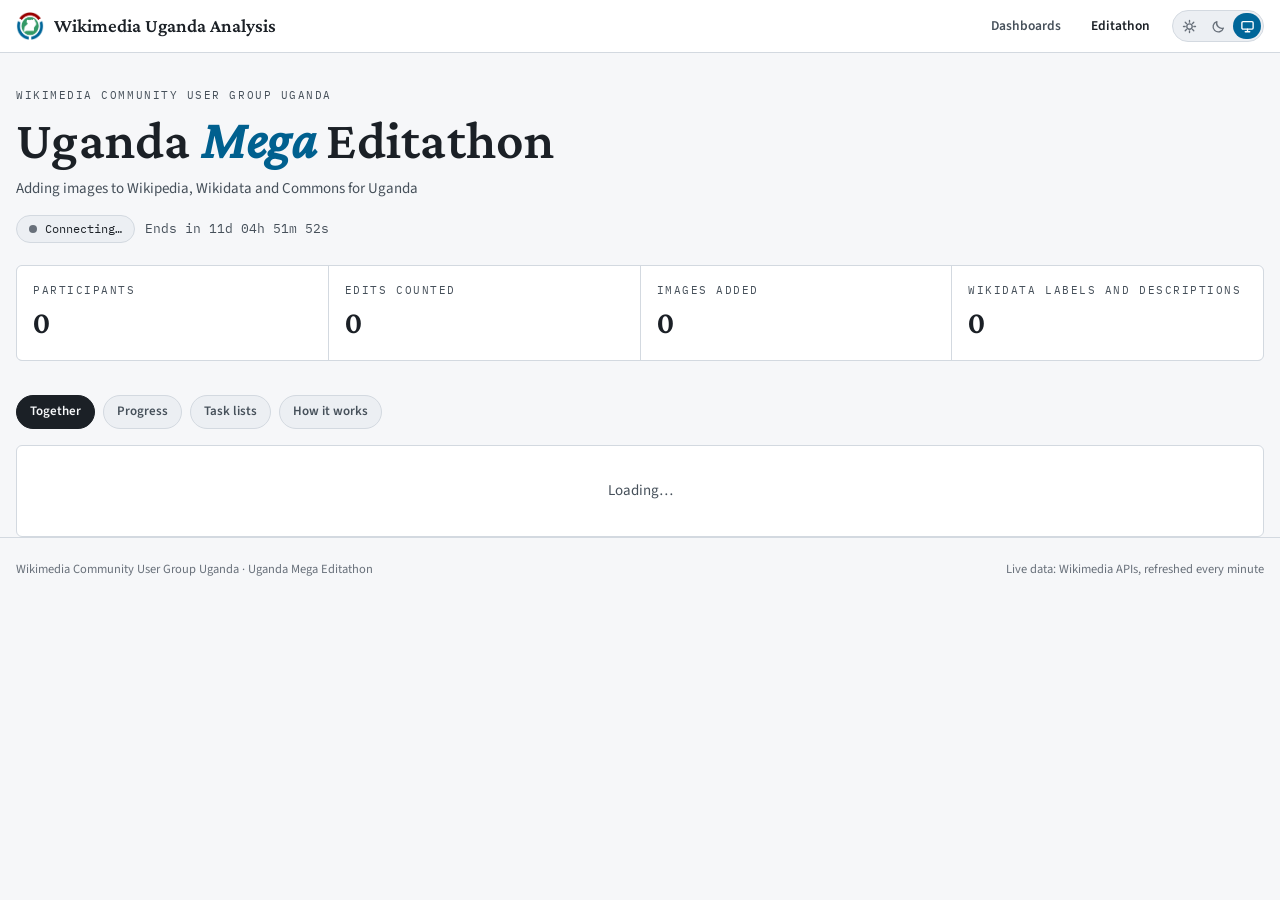
<file: editathon.html>
<!doctype html>
<html lang="en">
<head>
<meta charset="utf-8">
<meta name="viewport" content="width=device-width,initial-scale=1,viewport-fit=cover">
<title>Uganda Mega Editathon: live leaderboard</title>
<meta name="description" content="Live leaderboard and task lists for the Uganda Mega Editathon: adding images to Wikipedia, Wikidata and Commons.">
<link rel="icon" href="assets/logo.png" type="image/png">
<script>(function(){try{var p=localStorage.getItem('atlas-theme');if(p==='light'||p==='dark')document.documentElement.setAttribute('data-theme',p)}catch(e){}})()</script>
<link rel="stylesheet" href="assets/atlas.css">
<style>
.eh-hero{padding:34px 0 8px}
.eh-hero h1{font-family:var(--f-display);font-weight:600;font-size:clamp(34px,5vw,54px);line-height:1.05;margin:8px 0 10px}
.eh-hero h1 em{color:var(--blue-t);font-style:italic}
.eh-row{display:flex;flex-wrap:wrap;gap:10px;align-items:center;margin-top:14px}
.live{display:inline-flex;align-items:center;gap:8px;font-family:var(--f-data);font-size:12px;border:1px solid var(--line);border-radius:999px;padding:4px 12px;background:var(--raise);color:var(--fg)}
.live i{width:8px;height:8px;border-radius:50%;background:var(--mute)}
.live.on i{background:var(--green);box-shadow:0 0 0 0 var(--green);animation:pulse 1.8s infinite}
.live.warn i{background:#d9a400}
@keyframes pulse{0%{box-shadow:0 0 0 0 rgba(51,153,102,.6)}70%{box-shadow:0 0 0 8px rgba(51,153,102,0)}100%{box-shadow:0 0 0 0 rgba(51,153,102,0)}}
.count{font-family:var(--f-data);font-size:13px;color:var(--soft)}
.eh-kpis{margin-top:22px}
.eh-tabs{display:flex;flex-wrap:wrap;gap:8px;margin:26px 0 16px}
.eh-panel{display:none}.eh-panel.on{display:block}
.podium{display:grid;grid-template-columns:repeat(3,minmax(0,1fr));gap:14px;margin-bottom:18px}
.pod{background:var(--panel);border:1px solid var(--line);border-radius:6px;padding:16px;text-align:center}
.pod .n{font-family:var(--f-display);font-size:30px;font-weight:600;color:var(--blue-t)}
.pod .u{font-weight:600;font-size:17px;word-break:break-word}
.pod .p{font-family:var(--f-data);font-size:13px;color:var(--soft);margin-top:4px}
.pod.first{border-color:var(--blue)}
table.t{border-collapse:collapse;width:100%;font-size:13.5px}
table.t th{position:sticky;top:0;background:var(--raise);text-align:left;font-family:var(--f-data);font-size:11px;letter-spacing:.08em;text-transform:uppercase;color:var(--soft);padding:9px 10px;border-bottom:1px solid var(--line);white-space:nowrap}
table.t td{padding:8px 10px;border-bottom:1px solid var(--line);vertical-align:top}
table.t td.num,table.t th.num{text-align:right;font-variant-numeric:tabular-nums}
table.t a{color:var(--blue-t)}
.pts{font-weight:700}
.bar{height:10px;border-radius:5px;background:var(--raise);overflow:hidden;border:1px solid var(--line)}
.bar>i{display:block;height:100%;background:var(--blue)}
.prog{display:grid;gap:14px}
.prog .r{display:grid;grid-template-columns:minmax(0,1.1fr) minmax(0,2fr) 130px;gap:14px;align-items:center}
.prog .r .l{font-size:14px}
.prog .r .v{font-family:var(--f-data);font-size:12.5px;color:var(--soft);text-align:right}
.badge{display:inline-block;font-family:var(--f-data);font-size:11px;border:1px solid var(--line);border-radius:999px;padding:1px 8px;background:var(--raise);color:var(--soft);white-space:nowrap}
.badge.ok{color:var(--green-t);border-color:var(--green)}
.empty{padding:34px 10px;text-align:center;color:var(--soft)}
.feed{display:grid;gap:0}
.feed .f{display:grid;grid-template-columns:78px minmax(0,1fr) auto;gap:12px;padding:9px 4px;border-bottom:1px solid var(--line);align-items:baseline}
.feed .f .ts{font-family:var(--f-data);font-size:12px;color:var(--mute)}
.feed .f .pt{font-family:var(--f-data);font-size:12.5px;color:var(--green-t)}
.ctl{display:flex;flex-wrap:wrap;gap:10px;align-items:center;margin-bottom:12px}
.ctl select,.ctl input[type=search]{background:var(--raise);color:var(--fg);border:1px solid var(--line);border-radius:6px;padding:8px 10px;font:inherit;min-width:0}
.ctl input[type=search]{flex:1 1 220px}
.how h3{font-family:var(--f-display);font-size:22px;margin:22px 0 6px}
.how p,.how li{color:var(--soft);max-width:78ch}
.pg{display:flex;gap:8px;align-items:center;justify-content:flex-end;margin-top:10px;font-family:var(--f-data);font-size:12.5px;color:var(--soft)}
.note{font-size:12.5px;color:var(--mute);margin-top:8px}
@media(max-width:720px){.podium{grid-template-columns:1fr}.prog .r{grid-template-columns:1fr}.prog .r .v{text-align:left}.feed .f{grid-template-columns:64px 1fr}.feed .f .pt{display:none}}
</style>
</head>
<body>
<div class="topbar"><div class="wrap">
  <a class="logo" href="index.html"><img src="assets/logo.png" alt="" width="28" height="28">Wikimedia Uganda Analysis</a>
  <span class="sp"></span>
  <a class="tl" href="index.html">Dashboards</a>
  <a class="tl" href="editathon.html" style="color:var(--fg)">Editathon</a>
  <div class="theme" id="theme" role="group" aria-label="Colour theme">
    <button type="button" data-m="light" title="Light" aria-label="Light mode"><svg viewBox="0 0 20 20" width="16" height="16" fill="none" stroke="currentColor" stroke-width="1.8" stroke-linecap="round"><circle cx="10" cy="10" r="3.6"/><path d="M10 2v2.2M10 15.8V18M2 10h2.2M15.8 10H18M4.3 4.3l1.6 1.6M14.1 14.1l1.6 1.6M15.7 4.3l-1.6 1.6M5.9 14.1l-1.6 1.6"/></svg></button>
    <button type="button" data-m="dark" title="Dark" aria-label="Dark mode"><svg viewBox="0 0 20 20" width="16" height="16" fill="none" stroke="currentColor" stroke-width="1.8" stroke-linejoin="round"><path d="M16.5 12.2A7 7 0 0 1 7.8 3.5a7 7 0 1 0 8.7 8.7z"/></svg></button>
    <button type="button" data-m="system" title="Match my device" aria-label="System mode"><svg viewBox="0 0 20 20" width="16" height="16" fill="none" stroke="currentColor" stroke-width="1.8" stroke-linecap="round" stroke-linejoin="round"><rect x="2.5" y="3.5" width="15" height="10" rx="1.5"/><path d="M7 17h6M10 13.5V17"/></svg></button>
  </div>
</div></div>

<main class="wrap">
  <section class="eh-hero">
    <div class="eyebrow">Wikimedia Community User Group Uganda</div>
    <h1>Uganda <em>Mega</em> Editathon</h1>
    <p class="lede" id="tagline">Adding images to Wikipedia, Wikidata and Commons for Uganda.</p>
    <div class="eh-row">
      <span class="live" id="liveBadge"><i></i><span id="liveText">Connecting…</span></span>
      <span class="count" id="countdown"></span>
    </div>
    <div class="kpis eh-kpis" id="kpis"></div>
  </section>

  <div class="eh-tabs" id="tabs" role="tablist">
    <button class="btn" type="button" data-p="board" aria-pressed="true">Together</button>
    <button class="btn" type="button" data-p="progress" aria-pressed="false">Progress</button>
    <button class="btn" type="button" data-p="tasks" aria-pressed="false">Task lists</button>
    <button class="btn" type="button" data-p="how" aria-pressed="false">How it works</button>
  </div>

  <section class="eh-panel on" id="p-board"></section>
  <section class="eh-panel" id="p-progress"></section>
  <section class="eh-panel" id="p-tasks"></section>
  <section class="eh-panel how" id="p-how"></section>
</main>

<footer class="sitefoot"><div class="wrap"><span>Wikimedia Community User Group Uganda · Uganda Mega Editathon</span><span>Live data: Wikimedia APIs, refreshed every minute</span></div></footer>

<script type="module">
import { computeBoard, publicBoard, buildContext, getParticipants, SMALL_LISTS, windowState, cleanUser } from './editathon/board.js';

const $ = (s, r = document) => r.querySelector(s);
const esc = s => String(s == null ? '' : s).replace(/[&<>"']/g, c => ({ '&': '&amp;', '<': '&lt;', '>': '&gt;', '"': '&quot;', "'": '&#39;' }[c]));
const fmt = n => Number(n || 0).toLocaleString('en-GB');
const J = async (u, opts) => { const r = await fetch(u, opts); if (!r.ok) throw new Error(u + ' ' + r.status); return r.json(); };
const wikiLink = (cfg, wiki, title) => (cfg.wikis[wiki] ? cfg.wikis[wiki].site : 'https://en.wikipedia.org/wiki/') + encodeURI(String(title).replace(/ /g, '_'));

// theme buttons (same behaviour as the atlas): light, dark, or follow the device
(() => {
  const root = document.documentElement, box = $('#theme');
  const pref = () => { try { const p = localStorage.getItem('atlas-theme'); return p === 'light' || p === 'dark' ? p : 'system'; } catch (e) { return 'system'; } };
  const apply = (p, save) => {
    if (p === 'light' || p === 'dark') root.setAttribute('data-theme', p); else root.removeAttribute('data-theme');
    if (save) { try { p === 'system' ? localStorage.removeItem('atlas-theme') : localStorage.setItem('atlas-theme', p); } catch (e) { } }
    box.querySelectorAll('button').forEach(b => b.setAttribute('aria-pressed', String(b.dataset.m === p)));
  };
  box.addEventListener('click', e => { const b = e.target.closest('button'); if (b) apply(b.dataset.m, true); });
  apply(pref(), false);
})();

let PSRC = null, CFG, INDEX, CTX, BOARD = null, METRICS = null, PARTS = [], SOURCE = 'none', LAST_OK = null;

// ---------- tabs
$('#tabs').addEventListener('click', e => {
  const b = e.target.closest('button'); if (!b) return;
  document.querySelectorAll('#tabs .btn').forEach(x => x.setAttribute('aria-pressed', x === b ? 'true' : 'false'));
  document.querySelectorAll('.eh-panel').forEach(p => p.classList.toggle('on', p.id === 'p-' + b.dataset.p));
  if (b.dataset.p === 'tasks') initTasks();
  history.replaceState(null, '', '#' + b.dataset.p);
});

// ---------- header
function renderHead() {
  $('#tagline').textContent = CFG.tagline;
  const st = windowState(CFG), el = $('#countdown');
  const tick = () => {
    const now = new Date(), s = new Date(CFG.start), e = new Date(CFG.end);
    const dur = ms => { const d = Math.floor(ms / 864e5), h = Math.floor(ms % 864e5 / 36e5), m = Math.floor(ms % 36e5 / 6e4), sec = Math.floor(ms % 6e4 / 1e3); return `${d}d ${String(h).padStart(2, '0')}h ${String(m).padStart(2, '0')}m ${String(sec).padStart(2, '0')}s`; };
    el.textContent = now < s ? 'Starts in ' + dur(s - now) + '. ' + CFG.timezoneNote : now <= e ? 'Ends in ' + dur(e - now) : 'The editathon has ended. Final results below.';
  };
  tick(); setInterval(tick, 1000);
  return st;
}

function renderKpis() {
  const t = (BOARD && BOARD.totals) || {};
  const items = [['Participants', t.participants], ['Edits counted', t.edits], ['Images added', (t.images || 0) + (t.articleImages || 0) + (t.uploads || 0)], ['Wikidata labels and descriptions', (t.labels || 0) + (t.descriptions || 0)]];
  $('#kpis').innerHTML = items.map(([h, v]) => `<div class="kpi"><div class="eyebrow">${esc(h)}</div><div class="num big" style="font-family:var(--f-display);font-size:32px;font-weight:600">${fmt(v)}</div></div>`).join('');
}

function setLive(kind, text) {
  const b = $('#liveBadge'); b.className = 'live ' + kind; $('#liveText').textContent = text;
}

// ---------- leaderboard
function renderBoard() {
  const root = $('#p-board'), b = BOARD;
  if (!PARTS.length) {
    root.innerHTML = `<div class="card empty"><b>No participants have signed up yet.</b><br>Join the programme on the <a href="${esc(CFG.participantsSource.join)}" target="_blank" rel="noopener">Outreach Dashboard</a> and you will appear here within a minute.</div>`;
    return;
  }
  if (!b) { root.innerHTML = '<div class="card empty">Loading…</div>'; return; }
  const t = b.totals || {};
  const rows = [['Images uploaded to Wikimedia Commons', t.uploads], ['Images added on Wikidata', t.images], ['Images added to articles', t.articleImages],
    ['Wikidata labels', t.labels], ['Luganda Wikidata descriptions', t.descriptions], ['Infoboxes', t.infoboxes], ['Databoxes', t.databoxes],
    ['Wikidata items linked to articles', t.sitelinks]].map(([n, v]) => `<tr><td>${esc(n)}</td><td class="num"><b>${fmt(v || 0)}</b></td></tr>`).join('');
  const state = b.state === 'upcoming' ? '<div class="note">The editathon has not started: edits count from ' + new Date(CFG.start).toLocaleString('en-GB') + '.</div>' : '';
  root.innerHTML = `<div class="card"><div class="eyebrow" style="margin-bottom:8px">What all of us have done so far</div><table class="t"><tbody>${rows}</tbody></table></div>` + state +
    `<div class="note">This is the combined work of every participant. Tap “How it works” for the rules.</div>`;
}
const userLink = u => `<a href="https://en.wikipedia.org/wiki/Special:CentralAuth/${encodeURIComponent(u)}" target="_blank" rel="noopener">${esc(u)}</a>`;
const scoreText = () => { const p = CFG.points; return `Luganda Wikidata description ${p.wikidata_description} per item, infobox ${p.infobox}, databox ${p.databox}, image added to Wikidata ${p.wikidata_image}, image added to an article ${p.article_image}, Wikidata item linked to an article ${p.sitelink}, missing photo uploaded ${p.upload}`; };
function ago(ts) {
  const s = Math.max(0, (Date.now() - new Date(ts)) / 1000);
  if (s < 90) return 'just now'; if (s < 3600) return Math.round(s / 60) + ' min ago'; if (s < 86400) return Math.round(s / 3600) + ' h ago';
  return Math.round(s / 86400) + ' d ago';
}

// ---------- progress
function renderProgress() {
  const root = $('#p-progress'); if (!BOARD) { root.innerHTML = '<div class="card empty">Loading…</div>'; return; }
  const L = BOARD.progress.lists;
  const rows = INDEX.lists.map(l => {
    const p = L[l.id] || { done: 0, total: l.count }; const pc = p.total ? Math.min(100, p.done / p.total * 100) : 0;
    const m = METRICS && METRICS.lists && METRICS.lists[l.id];
    const ver = m ? `<br><span title="Checked on the live wiki">${fmt(m.done)} now fixed (checked ${new Date(METRICS.generated).toLocaleTimeString('en-GB', { hour: '2-digit', minute: '2-digit' })})</span>` : '';
    return `<div class="r"><div class="l">${esc(l.name)}</div><div class="bar"><i style="width:${Math.max(pc, p.done ? 1 : 0)}%"></i></div><div class="v">${fmt(p.done)} of ${fmt(p.total)} worked on · ${pc < 0.1 && p.done ? '<0.1' : pc.toFixed(1)}%${ver}</div></div>`;
  }).join('');
  const per = BOARD.totals.byWiki || {};
  const wk = Object.entries(CFG.wikis).map(([w, c]) => `<tr><td>${esc(c.label)}</td><td class="num">${fmt(per[w] || 0)}</td></tr>`).join('');
  root.innerHTML = `<div class="card"><div class="eyebrow" style="margin-bottom:12px">Task items worked on by participants</div><div class="prog">${rows}</div>
    <div class="note">“Worked on” counts an item once, when a participant edits it. “Now fixed” is a separate check of the live wiki, repeated about once an hour (the two large Wikidata lists are counted from edits only).</div></div>
    <div class="card" style="margin-top:16px"><div class="eyebrow" style="margin-bottom:8px">Counted edits by project</div><table class="t"><tbody>${wk}</tbody></table></div>`;
}

// ---------- tasks
let TASKS = null;
const TS = { list: null, rows: [], loaded: 0, page: 0, q: '', hideDone: false, done: new Map(), tried: new Set(), busy: false };
const PAGE = 25;
const LG_BOIL = new Set(['File:Arbcom ru editing.svg', 'File:Georgia in United States.svg', 'File:Kentucky counties map.png', 'File:Puzzle-W-glossy.svg', 'File:Texas in United States.svg']);
const NYN_BOIL = new Set(['File:OOjs UI icon edit-ltr.svg']);
const WORKBOOKS = ['Wikipedia Articles Without a Lead Image.xlsx', 'Wikipedia article images that need capturing.xlsx', 'Luganda Wikipedia Articles Without an Image.xlsx', 'Luganda article images that need Capturing.xlsx',
  'Runyankore Incubator Articles Without an Image.xlsx', 'Runyankore article images that need Capturing.xlsx', 'Wikidata - Image Gaps.xlsx', 'Wikidata item images that need capturing.xlsx', 'Wiki data items with  No luganda label.xlsx'];

function initTasks() {
  if (TASKS) return; TASKS = true;
  const root = $('#p-tasks');
  root.innerHTML = `<div class="ctl"><select id="tl">${INDEX.lists.map(l => `<option value="${l.id}">${esc(l.name)} (${fmt(l.count)})</option>`).join('')}</select>
    <input id="tq" type="search" placeholder="Search this list"><label style="font-size:13px;color:var(--soft)"><input id="th" type="checkbox"> Hide items already done</label></div>
    <div class="note" id="tinfo" style="margin:0 0 10px"></div><div class="tbl-wrap card" style="padding:0"><table class="t" id="tt"></table></div><div class="pg" id="tpg"></div>
    <div class="note">“Status” is read live from Wikipedia and Wikidata when the rows are shown. Prefer the spreadsheets? ${WORKBOOKS.map(w => `<a href="MEGA%20EDITATHON/${encodeURIComponent(w)}">${esc(w.replace('.xlsx', ''))}</a>`).join(' · ')}</div>`;
  $('#tl').addEventListener('change', () => selectList($('#tl').value));
  let tm; $('#tq').addEventListener('input', () => { clearTimeout(tm); tm = setTimeout(async () => { TS.q = $('#tq').value.trim().toLowerCase(); TS.page = 0; if (TS.q) await loadAll(); drawTasks(); }, 250); });
  $('#th').addEventListener('change', () => { TS.hideDone = $('#th').checked; TS.page = 0; drawTasks(); });
  $('#tpg').addEventListener('click', async e => { const b = e.target.closest('button'); if (!b) return; TS.page += b.dataset.d === 'n' ? 1 : -1; await ensureRows(); drawTasks(); });
  const want = new URLSearchParams(location.search).get('list');
  selectList(INDEX.lists.some(l => l.id === want) ? want : INDEX.lists[0].id);
}
async function selectList(id) {
  TS.list = INDEX.lists.find(l => l.id === id); TS.rows = []; TS.loaded = 0; TS.page = 0; TS.done = new Map(); TS.tried = new Set(); $('#tl').value = id;
  await loadChunk(); drawTasks();
}
async function loadChunk() {
  const l = TS.list; if (TS.loaded >= l.chunks) return;
  const rows = await J(`editathon/tasks/${l.id}.${TS.loaded}.json`); TS.loaded++; TS.rows.push(...rows);
}
async function loadAll() { while (TS.loaded < TS.list.chunks) await loadChunk(); }
async function ensureRows() { while ((TS.page + 1) * PAGE > TS.rows.length && TS.loaded < TS.list.chunks) await loadChunk(); }
const filtered = () => TS.rows.filter(r => (!TS.q || r.some(c => String(c).toLowerCase().includes(TS.q))) && (!TS.hideDone || TS.done.get(r[0]) !== true));
function rowLinks(l, r) {
  const wiki = l.wiki, t = r[0];
  const title = wiki === 'incubatorwiki' ? 'Wp/nyn/' + t : t;
  const base = CFG.wikis[wiki].site, enc = encodeURIComponent(title.replace(/ /g, '_')).replace(/%2F/g, '/').replace(/%3A/g, ':');
  const view = base + enc;
  const edit = wiki === 'wikidatawiki' ? view : base.replace('/wiki/', '/w/index.php?title=') + enc + '&action=edit';
  return { view, edit };
}
function cellFor(l, name, v) {
  if (!v || v === 'N/A') return '<span style="color:var(--mute)">–</span>';
  if (/^Image to add$/.test(name)) return `<a href="https://commons.wikimedia.org/wiki/File:${encodeURIComponent(v.replace(/ /g, '_')).replace(/%3A/g, ':')}" target="_blank" rel="noopener">${esc(v)}</a>`;
  if (name === 'Commons category') return `<a href="https://commons.wikimedia.org/wiki/Category:${encodeURIComponent(v.replace(/ /g, '_'))}" target="_blank" rel="noopener">${esc(v)}</a>`;
  if (name === 'Wikidata item') return `<a href="https://www.wikidata.org/wiki/${esc(v)}" target="_blank" rel="noopener">${esc(v)}</a>`;
  if (name === 'English article') return `<a href="https://en.wikipedia.org/wiki/${encodeURIComponent(v.replace(/ /g, '_'))}" target="_blank" rel="noopener">${esc(v)}</a>`;
  return esc(v);
}
function drawTasks() {
  const l = TS.list, all = filtered(), start = TS.page * PAGE, rows = all.slice(start, start + PAGE);
  const isWd = l.wiki === 'wikidatawiki', cap = /capture/.test(l.kind) || l.kind === 'wd-capture';
  const head = `<thead><tr><th class="num">#</th><th>${isWd ? 'Item' : 'Page'}</th>${l.cols.map(c => `<th>${esc(c)}</th>`).join('')}<th>Status</th><th></th></tr></thead>`;
  const body = rows.map((r, i) => {
    const lk = rowLinks(l, r), d = TS.done.get(r[0]);
    const st = d === true ? '<span class="badge ok">done now</span>' : d === false ? '<span class="badge">still open</span>' : '<span class="badge">checking…</span>';
    const label = isWd ? `${esc(r[0])}${r[1] ? ' · ' + esc(r[1]) : ''}` : esc(r[0]);
    const cols = l.cols.map((c, k) => (isWd && k === 0) ? '' : `<td>${cellFor(l, c, r[k + 1])}</td>`);
    const search = cap ? ` <a class="badge" target="_blank" rel="noopener" href="https://commons.wikimedia.org/w/index.php?search=${encodeURIComponent(isWd ? (r[1] || r[0]) : (l.cols[0] === 'English article' && r[1] && r[1] !== 'N/A' ? r[1] : r[0]))}&ns6=1&ns14=1">search Commons</a>` : '';
    const tds = isWd ? `<td>${esc(r[1] || '–')}</td>${l.cols.slice(1).map((c, k) => `<td>${cellFor(l, c, r[k + 2])}</td>`).join('')}` : cols.join('');
    return `<tr data-k="${esc(r[0])}"><td class="num">${start + i + 1}</td><td><a href="${lk.view}" target="_blank" rel="noopener">${isWd ? esc(r[0]) : esc(r[0])}</a>${search}</td>${tds}<td>${st}</td><td><a class="badge" href="${lk.edit}" target="_blank" rel="noopener">${isWd ? 'open' : 'edit'}</a></td></tr>`;
  }).join('');
  // for Wikidata the first extra column (English label) is shown under "Item"; adjust the head accordingly
  $('#tt').innerHTML = head + `<tbody>${body || `<tr><td colspan="9" class="empty">Nothing to show.</td></tr>`}</tbody>`;
  const pages = Math.max(1, Math.ceil(all.length / PAGE));
  $('#tpg').innerHTML = `<span>${fmt(all.length)}${TS.loaded < l.chunks ? '+' : ''} items</span><button class="btn" type="button" data-d="p" ${TS.page <= 0 ? 'disabled' : ''}>Previous</button><span>page ${TS.page + 1} of ${pages}${TS.loaded < l.chunks ? '+' : ''}</span><button class="btn" type="button" data-d="n" ${(TS.page + 1) * PAGE >= all.length && TS.loaded >= l.chunks ? 'disabled' : ''}>Next</button>`;
  $('#tinfo').textContent = l.name + '. ' + describe(l);
  checkRows(l, rows.filter(r => !TS.done.has(r[0]) && !TS.tried.has(l.id + '|' + r[0])));
}
const describe = l => ({ 'image-infobox': 'The article has no lead image and no infobox. Add a suitable image from Commons and an infobox (done once an image shows).', 'image-exists': 'A free image already exists. Add it to the page.', 'pick-category': 'Choose a suitable photograph from the Commons category and add it.', capture: 'No image found on Commons. Search Commons first; if nothing fits, photograph the subject.',
  'wd-image-exists': 'The Commons image exists. Add it to the item as “image” (P18).', 'wd-capture': 'No image anywhere. Photograph the subject, upload it to Commons, then add it as “image” (P18).', 'wd-label': 'Add the Luganda name as the item’s label (language lg).' }[l.kind] || '');

async function wapi(wiki, params) {
  const u = new URLSearchParams(Object.assign({ format: 'json', formatversion: '2', origin: '*' }, params));
  return J(CFG.wikis[wiki].api + '?' + u);
}
async function checkRows(l, rows) {
  if (!rows.length || TS.busy) return; TS.busy = true; const token = l.id; rows.forEach(r => TS.tried.add(l.id + '|' + r[0]));
  try {
    const res = new Map(), wiki = l.wiki;
    if (wiki === 'wikidatawiki') {
      const ids = rows.map(r => r[0]), labelList = l.kind === 'wd-label';
      const j = await wapi(wiki, { action: 'wbgetentities', ids: ids.join('|'), props: labelList ? 'labels' : 'claims', languages: 'lg' });
      for (const id of ids) { const e = j.entities && j.entities[id]; res.set(id, e && !e.missing ? (labelList ? !!(e.labels && e.labels.lg) : !!(e.claims && e.claims.P18 && e.claims.P18.length)) : null); }
    } else if (wiki === 'enwiki') {
      const titles = rows.map(r => r[0]);
      const j = { query: { normalized: [], pages: [] } }, merged = {}; let cont = {};
      for (let k = 0; k < 8; k++) {   // 'images' is paged, follow the continuation so no page loses its file list
        const r = await wapi(wiki, Object.assign({ action: 'query', titles: titles.join('|'), prop: 'pageprops|images', ppprop: 'page_image|page_image_free', imlimit: 'max' }, cont));
        (r.query.normalized || []).forEach(n => j.query.normalized.push(n));
        for (const p of (r.query.pages || [])) { const m = merged[p.title] || (merged[p.title] = Object.assign({}, p, { images: [] })); if (p.pageprops) m.pageprops = p.pageprops; (p.images || []).forEach(x => m.images.push(x)); }
        if (!r.continue) break; cont = r.continue;
      }
      j.query.pages = Object.values(merged);
      const norm = {}; (j.query.normalized || []).forEach(n => norm[n.from] = n.to);
      const byTitle = {}; (j.query.pages || []).forEach(p => byTitle[p.title] = p);
      // page_image is only set for images the PageImages extension rates as a lead image (and lags behind edits),
      // so also accept the page now using the exact file the list asked for.
      const fileOf = {}; if (l.kind === 'image-exists') rows.forEach(r => fileOf[r[0]] = 'File:' + String(r[1] || '').replace(/^(File|Image):/i, '').replace(/_/g, ' ').trim());
      const imgsOf = {}; for (const p of (j.query.pages || [])) imgsOf[p.title] = (p.images || []).map(x => x.title.replace(/_/g, ' '));
      for (const t of titles) { const k = norm[t] || t, p = byTitle[k];
        const hasTarget = !!fileOf[t] && (imgsOf[k] || []).includes(fileOf[t]);
        res.set(t, p && !p.missing ? (!!(p.pageprops && p.pageprops.page_image) || hasTarget) : null); }
    } else {
      const prefix = wiki === 'incubatorwiki' ? 'Wp/nyn/' : '', boil = wiki === 'incubatorwiki' ? NYN_BOIL : LG_BOIL;
      const titles = rows.map(r => prefix + r[0]); const imgs = {}; let cont = {}, pages = {};
      for (let k = 0; k < 6; k++) {
        const j = await wapi(wiki, Object.assign({ action: 'query', titles: titles.join('|'), prop: 'images', imlimit: 'max' }, cont));
        (j.query.pages || []).forEach(p => { pages[p.title] = p; imgs[p.title] = (imgs[p.title] || []).concat((p.images || []).map(x => x.title)); });
        if (!j.continue) break; cont = j.continue;
      }
      const norm = {}; // fallback: match on exact returned titles
      for (const r of rows) { const t = prefix + r[0]; const k = pages[t] ? t : Object.keys(pages).find(x => x.replace(/_/g, ' ') === t); const p = k && pages[k];
        res.set(r[0], p && !p.missing ? (imgs[k] || []).some(f => !boil.has(f)) : null); }
    }
    if (TS.list && TS.list.id === token) { res.forEach((v, k) => { if (v !== null) TS.done.set(k, v); }); }
  } catch (e) { console.warn('status check failed', e); }
  TS.busy = false;
  if (TS.list && TS.list.id === token) {
    const more = filtered().slice(TS.page * PAGE, TS.page * PAGE + PAGE).filter(r => !TS.done.has(r[0]) && !TS.tried.has(token + '|' + r[0]));
    if (more.length) setTimeout(() => checkRows(TS.list, more), 0);
    const t = $('#tt'); if (t) t.querySelectorAll('tbody tr[data-k]').forEach(tr => { const d = TS.done.get(tr.dataset.k); const cell = tr.children[tr.children.length - 2];
      if (d === true) cell.innerHTML = '<span class="badge ok">done now</span>'; else if (d === false) cell.innerHTML = '<span class="badge">still open</span>'; else cell.innerHTML = '<span class="badge">unknown</span>'; });
  }
}

// ---------- how it works
function renderHow() {
  const p = CFG.points;
  $('#p-how').innerHTML = `<div class="card"><h3 style="margin-top:0">What we are doing</h3><p>For three weeks we are improving how Uganda looks on Wikipedia, Wikidata and Wikimedia Commons: adding the missing lead images, connecting existing Commons images, adding Luganda labels, and photographing what has no image yet.</p>
    <h3>Join in</h3><ol><li>Make an account on Wikipedia if you do not have one.</li><li>Register for the event on <a href="${esc(CFG.participantsSource.event)}" target="_blank" rel="noopener">Meta-Wiki</a> and join the programme on the <a href="${esc(CFG.participantsSource.join)}" target="_blank" rel="noopener">Outreach Dashboard</a>. The leaderboard takes its participants from the Dashboard, so you appear here automatically, within a minute of enrolling.</li><li>Pick a list under “Task lists”, open an item, and make the edit. Add a short edit summary.</li><li>Watch the group progress here. The page refreshes by itself every minute.</li></ol>
    <h3>Good to know</h3><ul><li>Only edits made between <b>${new Date(CFG.start).toLocaleString('en-GB')}</b> and <b>${new Date(CFG.end).toLocaleString('en-GB')}</b> (your device’s time) count. ${esc(CFG.timezoneNote)}</li>
      <li>Reverted edits earn nothing. Other edits are counted but earn no points.</li>
      <li>Labels, images and links on Wikidata, and infoboxes, databoxes and images in articles, are recognised from the edit summary, so write a clear one (for example “added infobox”, “added image”).</li>
      <li>The organisers can remove edits that break the rules, for example copyright-violating uploads.</li>
      <li>All numbers come straight from the public Wikimedia APIs, so anyone can check them.</li></ul></div>`;
}

// ---------- data loading and refresh
async function loadParticipants() {
  let manual = [];
  try { const j = await J('editathon/participants.json?t=' + Date.now(), { cache: 'no-store' }); manual = j.participants || []; } catch (e) { }
  const r = await getParticipants(CFG, u => fetch(u), manual);
  if (r.users.length || !PARTS.length) PARTS = r.users;      // keep the last good list if both sources fail
  PSRC = r;
}
async function loadMetrics() {
  try { const j = await J(CFG.metricsUrl + '?t=' + Math.floor(Date.now() / 300000)); if (j && j.lists) METRICS = j; } catch (e) { }
}
async function snapshot() {
  try { const j = await J(CFG.snapshotUrl + '?t=' + Math.floor(Date.now() / 60000)); if (j && j.totals) { BOARD = j; SOURCE = 'snapshot'; return true; } } catch (e) { }
  return false;
}
let refreshing = false;
async function refresh() {
  if (refreshing) return; refreshing = true;
  try {
    await loadParticipants();
    const b = await computeBoard({ config: CFG, users: PARTS, ctx: CTX, fetchFn: u => fetch(u) });
    if (b.errors.length && b.errors.length >= Object.keys(CFG.wikis).length) throw new Error('all projects failed');
    BOARD = publicBoard(b); SOURCE = 'live'; LAST_OK = new Date();
    setLive(b.errors.length ? 'warn' : 'on', (b.errors.length ? 'Partly live' : 'Live') + ' · updated ' + LAST_OK.toLocaleTimeString('en-GB') + (b.state === 'upcoming' ? ' · not started' : ''));
  } catch (e) {
    setLive('warn', SOURCE === 'snapshot' && BOARD ? 'Showing a saved copy from ' + new Date(BOARD.generated).toLocaleTimeString('en-GB') + ' · live refresh failed' : 'Could not reach Wikimedia · retrying');
  }
  refreshing = false; drawAll();
  loadMetrics().then(renderProgress);
}
function drawAll() { renderKpis(); renderBoard(); renderProgress(); }

(async function main() {
  CFG = await J('editathon/config.json?t=' + Math.floor(Date.now() / 60000));
  INDEX = await J('editathon/tasks/index.json');
  renderHead(); renderHow();
  const loaded = {};
  await Promise.all(INDEX.lists.filter(l => SMALL_LISTS.includes(l.id)).map(async l => { loaded[l.id] = []; for (let n = 0; n < l.chunks; n++) loaded[l.id].push(...await J(`editathon/tasks/${l.id}.${n}.json`)); }));
  CTX = buildContext(INDEX, loaded);
  await loadParticipants();
  const h = location.hash.replace('#', ''); if (h && $('#tabs [data-p="' + h + '"]')) $('#tabs [data-p="' + h + '"]').click();
  drawAll();
  if (windowState(CFG) !== 'upcoming' && await snapshot()) { setLive('warn', 'Saved copy from ' + new Date(BOARD.generated).toLocaleTimeString('en-GB') + ' · going live…'); drawAll(); }
  await refresh();
  setInterval(() => { if (!document.hidden && windowState(CFG) !== 'ended') refresh(); }, Math.max(30, CFG.refreshSeconds || 60) * 1000);
  document.addEventListener('visibilitychange', () => { if (!document.hidden && LAST_OK && Date.now() - LAST_OK > 45000) refresh(); });
})().catch(e => { setLive('warn', 'Something went wrong loading the page: ' + e.message); console.error(e); });
</script>
</body>
</html>
</file>
<file: assets/atlas.css>
@font-face{font-family:'Crimson Pro';font-style:normal;font-weight:600;font-display:swap;src:url([data-uri]) format('woff2')}
@font-face{font-family:'Crimson Pro';font-style:italic;font-weight:400;font-display:swap;src:url([data-uri]) format('woff2')}
@font-face{font-family:'Source Sans 3';font-style:normal;font-weight:400;font-display:swap;src:url([data-uri]) format('woff2')}
@font-face{font-family:'Source Sans 3';font-style:normal;font-weight:600;font-display:swap;src:url([data-uri]) format('woff2')}
@font-face{font-family:'Source Sans 3';font-style:normal;font-weight:700;font-display:swap;src:url([data-uri]) format('woff2')}
@font-face{font-family:'IBM Plex Mono';font-style:normal;font-weight:400;font-display:swap;src:url([data-uri]) format('woff2')}
@font-face{font-family:'IBM Plex Mono';font-style:normal;font-weight:500;font-display:swap;src:url([data-uri]) format('woff2')}


/*FONTS*/
/* Layout: cinematic dark stage; sticky tab rail; each tab is a "reel" with a play control that animates its data through time. */
:root{
  --bg:#101418; --panel:#16191d; --raise:#202122; --line:#2e3135; --mute:#72777d; --soft:#a2a9b1; --fg:#eaecf0; --white:#f8f9fa;
  --red:#990000; --green:#339966; --blue:#006699;
  --red-t:#c27a7a; --green-t:#70b894; --blue-t:#4d94b8; --blue-l:#80b3cc;
  --glass:var(--glass); --glass2:var(--glass2); --scrim:var(--scrim); --hover:#fff; --card-hover:#1b1f24;
  --sh1:var(--sh1); --sh2:var(--sh2); --heat0:#1a1e22; --heat1:#12303f; --heat2:#80b3cc; --nodata:#54595d;
  --glow1:rgba(0,102,153,.22); --glow2:rgba(51,153,102,.12); --glow3:rgba(0,102,153,.2);
  --f-display:"Crimson Pro", "Linux Libertine", Georgia, "Times New Roman", serif;
  --f-body:"Source Sans 3", "Helvetica Neue", Arial, sans-serif;
  --f-data:"IBM Plex Mono", ui-monospace, Menlo, Consolas, monospace;
  color-scheme:dark;
}
:root[data-theme="light"]{
  --bg:#f6f7f9; --panel:#ffffff; --raise:#eceff3; --line:#d3d9e0; --mute:#68707a; --soft:#46505a; --fg:#1b2026; --white:#0b0f14;
  --red-t:#9a2a2a; --green-t:#1c7a50; --blue-t:#00608f; --blue-l:#00618f;
  --glass:rgba(255,255,255,.94); --glass2:rgba(246,247,249,.94); --scrim:rgba(20,28,36,.45); --hover:#000; --card-hover:#f0f4f8;
  --sh1:rgba(20,30,40,.16); --sh2:rgba(20,30,40,.22); --heat0:#e9edf1; --heat1:#cfe3ee; --heat2:#006699; --nodata:#b9c0c8;
  --glow1:rgba(0,102,153,.10); --glow2:rgba(51,153,102,.08); --glow3:rgba(0,102,153,.09);
  color-scheme:light;
}
@media (prefers-color-scheme:light){:root:not([data-theme="dark"]){
  --bg:#f6f7f9; --panel:#ffffff; --raise:#eceff3; --line:#d3d9e0; --mute:#68707a; --soft:#46505a; --fg:#1b2026; --white:#0b0f14;
  --red-t:#9a2a2a; --green-t:#1c7a50; --blue-t:#00608f; --blue-l:#00618f;
  --glass:rgba(255,255,255,.94); --glass2:rgba(246,247,249,.94); --scrim:rgba(20,28,36,.45); --hover:#000; --card-hover:#f0f4f8;
  --sh1:rgba(20,30,40,.16); --sh2:rgba(20,30,40,.22); --heat0:#e9edf1; --heat1:#cfe3ee; --heat2:#006699; --nodata:#b9c0c8;
  --glow1:rgba(0,102,153,.10); --glow2:rgba(51,153,102,.08); --glow3:rgba(0,102,153,.09);
  color-scheme:light;
}}
*{box-sizing:border-box}
html,body{background:var(--bg);color:var(--fg)}
body{font-family:var(--f-body);font-size:15px;line-height:1.5;margin:0}
body::before{content:"";position:fixed;inset:0 0 auto;height:env(safe-area-inset-top,0px);z-index:10;background:var(--bg)}
.wrap{max-width:1280px;margin:0 auto;padding-left:max(16px,env(safe-area-inset-left,0px));padding-right:max(16px,env(safe-area-inset-right,0px))}
h1,h2,h3{font-family:var(--f-display);font-weight:600;text-wrap:balance;margin:0;letter-spacing:.005em}
h2{font-size:clamp(26px,3.2vw,38px);line-height:1.1}
h3{font-size:21px;line-height:1.2}
p{margin:0}
.lede{color:var(--soft);max-width:68ch}
.eyebrow{font-family:var(--f-data);font-size:11px;letter-spacing:.14em;text-transform:uppercase;color:var(--soft)}
.num{font-family:var(--f-data);font-variant-numeric:tabular-nums}
button,select,input{font:inherit;color:var(--fg)}
:focus-visible{outline:2px solid var(--blue-l);outline-offset:2px}

/* HERO */
.hero{position:relative;overflow:hidden;border-bottom:1px solid var(--line);background:radial-gradient(1200px 500px at 75% 40%, var(--glow1), transparent 60%), radial-gradient(700px 400px at 10% 90%, var(--glow2), transparent 60%), var(--bg)}
.hero canvas{position:absolute;inset:0;width:100%;height:100%}
.hero-inner{position:relative;display:grid;grid-template-columns:minmax(0,1.05fr) minmax(0,1fr);gap:24px;padding-block:40px 34px;min-height:440px;align-items:center}
.brand{display:flex;gap:14px;align-items:center;margin-bottom:22px}
.brand img{width:58px;height:auto;animation:spinIn 1.6s cubic-bezier(.2,.8,.2,1) both}
@keyframes spinIn{from{transform:rotate(-200deg) scale(.4);opacity:0}to{transform:none;opacity:1}}
.hero h1{font-size:clamp(40px,6vw,76px);line-height:.98;letter-spacing:-.01em}
.hero h1 em{font-style:italic;font-weight:400;color:var(--green-t)}
.hero .sub{margin-top:16px;font-size:18px;color:var(--soft);max-width:46ch}
.legend-row{display:flex;flex-wrap:wrap;gap:8px 16px;margin-top:22px;font-size:13px;color:var(--soft)}
.sw{display:inline-block;width:10px;height:10px;border-radius:50%;margin-right:6px;vertical-align:-1px}
.hero-count{margin-top:18px;font-family:var(--f-data);font-size:13px;color:var(--soft)}
.hero-count b{color:var(--fg);font-size:22px;font-weight:500}

/* TABS */
.rail{position:sticky;top:env(safe-area-inset-top,0px);z-index:20;background:var(--glass2);backdrop-filter:blur(10px);border-bottom:1px solid var(--line)}
.rail .wrap{display:flex;gap:12px;align-items:center}
.tabs{display:flex;gap:2px;overflow-x:auto;scrollbar-width:none;flex:1;min-width:0}
.tabs::-webkit-scrollbar{display:none}
.tab{background:none;border:0;padding:14px 12px 12px;color:var(--soft);cursor:pointer;white-space:nowrap;border-bottom:3px solid transparent;font-size:14px;font-weight:600}
.tab:hover{color:var(--fg)}
.tab[aria-selected="true"]{color:var(--fg);border-bottom-color:var(--c,var(--blue))}
.tourbtn{flex:none;display:flex;align-items:center;gap:8px;background:var(--red);border:0;border-radius:999px;padding:8px 14px;font-weight:700;font-size:13px;cursor:pointer}
.tourbtn:hover{filter:brightness(1.15)}
.tourbtn svg{width:12px;height:12px;flex:none}.tourbtn span{white-space:nowrap}
#selSub{width:260px;max-width:100%}

/* SECTIONS */
section.reel{padding-block:34px 60px}
section.reel[hidden]{display:none}
.reel-head{display:flex;flex-wrap:wrap;justify-content:space-between;align-items:flex-end;gap:16px;margin-bottom:22px}
.reel-head>div{min-width:0;max-width:760px}
.reel-head p{margin-top:8px}
.grid{display:grid;gap:18px}
.g2{grid-template-columns:repeat(2,minmax(0,1fr))}
.g3{grid-template-columns:repeat(3,minmax(0,1fr))}
.g4{grid-template-columns:repeat(4,minmax(0,1fr))}
.span2{grid-column:span 2}
.card{background:var(--panel);border:1px solid var(--line);border-radius:6px;padding:18px 18px 14px;min-width:0}
.card h3{margin-bottom:4px}
.card .cap{font-size:13px;color:var(--soft);margin-bottom:10px}
.note{font-size:12.5px;color:var(--mute);margin-top:10px;max-width:90ch}
svg{display:block;width:100%;height:auto;overflow:visible}
svg text{fill:var(--soft);font-family:var(--f-body);font-size:12px}
svg .val{font-family:var(--f-data);fill:var(--fg);font-size:11.5px}
svg .lbl{fill:var(--fg)}
svg .axis line,svg .axis path{stroke:var(--line)}
svg .axis text{fill:var(--mute);font-family:var(--f-data);font-size:10.5px}
svg .grid line{stroke:var(--line);stroke-dasharray:2 3}

/* controls */
.ctrl{display:flex;flex-wrap:wrap;gap:8px;align-items:center}
.btn{background:var(--raise);border:1px solid var(--line);border-radius:999px;padding:6px 13px;font-size:13px;cursor:pointer;color:var(--soft);font-weight:600}
.btn:hover{color:var(--fg);border-color:var(--mute)}
.btn[aria-pressed="true"]{background:var(--fg);color:var(--bg);border-color:var(--fg)}
.play{display:inline-flex;align-items:center;gap:8px;background:var(--blue);border:0;border-radius:999px;padding:8px 16px 8px 12px;font-weight:700;font-size:13.5px;cursor:pointer}
.play:hover{filter:brightness(1.18)}
.play svg{width:14px;height:14px}
select,input[type=search],input[type=text]{background:var(--raise);border:1px solid var(--line);border-radius:6px;padding:8px 10px;font-size:14px;min-width:0}
label.f{display:flex;flex-direction:column;gap:4px;font-size:11px;letter-spacing:.12em;text-transform:uppercase;color:var(--soft);font-family:var(--f-data);min-width:0}
input[type=range]{accent-color:var(--green);width:100%}

/* KPI tiles */
.kpis{display:grid;grid-template-columns:repeat(4,minmax(0,1fr));gap:1px;background:var(--line);border:1px solid var(--line);border-radius:6px;overflow:hidden}
.kpi{background:var(--panel);padding:16px 16px 14px;min-width:0}
.kpi .k{font-family:var(--f-data);font-size:10.5px;letter-spacing:.13em;text-transform:uppercase;color:var(--soft)}
.kpi .v{font-family:var(--f-display);font-size:clamp(30px,3.4vw,44px);font-weight:600;line-height:1.05;margin-top:6px;font-variant-numeric:tabular-nums}
.kpi .d{font-size:12.5px;color:var(--mute)}
.kpi .bar{height:3px;background:var(--raise);margin-top:10px;border-radius:2px;overflow:hidden}
.kpi .bar i{display:block;height:100%;width:0;transition:width 1.2s cubic-bezier(.2,.8,.2,1)}
.summary{font-family:var(--f-display);font-size:21px;line-height:1.35;margin:18px 0 22px;max-width:80ch;color:var(--fg)}
.summary b{font-weight:600;color:var(--green-t)}

/* tables */
.tbl-wrap{overflow-x:auto;max-height:520px;overflow-y:auto;border:1px solid var(--line);border-radius:6px}
table{border-collapse:collapse;width:100%;font-size:13px}
th,td{padding:7px 10px;text-align:left;border-bottom:1px solid var(--line);white-space:nowrap}
th{position:sticky;top:0;background:var(--raise);font-family:var(--f-data);font-size:10.5px;letter-spacing:.08em;text-transform:uppercase;color:var(--soft);cursor:pointer;z-index:1}
td.n{text-align:right;font-family:var(--f-data);font-variant-numeric:tabular-nums}
tr:hover td{background:rgba(0,102,153,.12)}
.pill{display:inline-block;padding:1px 8px;border-radius:999px;font-size:11.5px;font-weight:600}
.pager{display:flex;gap:8px;align-items:center;margin-top:10px;font-size:13px;color:var(--soft)}

/* time-lapse */
.yearbig{font-family:var(--f-display);font-size:clamp(60px,9vw,120px);line-height:.9;font-weight:600;font-variant-numeric:tabular-nums;color:var(--fg)}
.ticker{display:grid;grid-template-columns:repeat(4,minmax(0,1fr));gap:12px;margin:14px 0}
.ticker div{border-left:3px solid var(--c);padding-left:10px;min-width:0}
.ticker .v{font-family:var(--f-data);font-size:20px;font-variant-numeric:tabular-nums}
.ticker .k{font-size:12px;color:var(--soft)}
canvas.full{width:100%;display:block}

.tip{position:fixed;pointer-events:none;z-index:50;background:var(--raise);border:1px solid var(--mute);border-radius:6px;padding:8px 10px;font-size:12.5px;max-width:300px;opacity:0;transition:opacity .12s;box-shadow:0 8px 30px var(--sh1)}
.tip b{font-family:var(--f-display);font-size:16px;font-weight:600;display:block;margin-bottom:2px}
.tip .r{display:flex;justify-content:space-between;gap:14px;color:var(--soft)}
.tip .r span:last-child{color:var(--fg);font-family:var(--f-data)}

.crumbs{display:flex;flex-wrap:wrap;gap:6px;font-size:13px;margin-bottom:8px}
.crumbs button{background:none;border:0;color:var(--blue-l);cursor:pointer;padding:0;font-weight:600}
.crumbs span{color:var(--mute)}
.info dl{display:grid;grid-template-columns:auto 1fr;gap:4px 14px;margin:10px 0 0;font-size:13px}
.info dt{color:var(--soft)} .info dd{margin:0;font-family:var(--f-data);text-align:right}

.method-text{display:grid;grid-template-columns:repeat(2,minmax(0,1fr));gap:18px 30px;margin-top:22px}
.method-text h3{font-size:19px;margin-bottom:6px;color:var(--fg)}
.method-text p{color:var(--soft);font-size:14px}

/* caption overlay for tour/film */
.caption{position:fixed;left:50%;bottom:calc(28px + env(safe-area-inset-bottom,0px));transform:translate(-50%,20px);z-index:60;background:var(--glass);border:1px solid var(--line);border-left:4px solid var(--red);padding:12px 20px;border-radius:6px;opacity:0;transition:all .5s;max-width:min(760px,calc(100vw - 32px))}
.caption.on{opacity:1;transform:translate(-50%,0)}
.caption .t{font-family:var(--f-display);font-size:24px;font-weight:600;line-height:1.15}
.caption .s{color:var(--soft);font-size:14px;margin-top:2px}
.curtain{position:fixed;inset:0;z-index:70;background:var(--bg);display:flex;flex-direction:column;align-items:center;justify-content:center;gap:18px;text-align:center;opacity:0;pointer-events:none;transition:opacity .8s;padding:24px}
.curtain.on{opacity:1}
.curtain img{width:140px}
.curtain h1{font-size:clamp(40px,6vw,80px)}
.curtain p{color:var(--soft);font-size:20px}
.stopbar{position:fixed;right:max(16px,env(safe-area-inset-right,0px));top:calc(70px + env(safe-area-inset-top,0px));z-index:80}

.search-res{position:absolute;left:0;right:0;top:100%;background:var(--raise);border:1px solid var(--line);border-radius:6px;z-index:30;max-height:300px;overflow:auto}
.search-res button{display:block;width:100%;text-align:left;background:none;border:0;padding:7px 10px;cursor:pointer;font-size:13.5px}
.search-res button:hover{background:rgba(0,102,153,.25)}

@media (max-width:900px){
  .hero-inner{grid-template-columns:1fr;min-height:0;padding-block:28px}
  .hero-inner .spacer{height:260px}
  .g3,.g4{grid-template-columns:repeat(2,minmax(0,1fr))}
  .kpis{grid-template-columns:repeat(2,minmax(0,1fr))}
  .method-text{grid-template-columns:1fr}
}
@media (max-width:640px){
  .g2,.g3,.g4{grid-template-columns:1fr}
  .span2{grid-column:auto}
  .ticker{grid-template-columns:repeat(2,minmax(0,1fr))}
  .tourbtn span{display:none}
}
@media (prefers-reduced-motion:reduce){*{animation-duration:.01ms!important;transition-duration:.01ms!important}}

/* ===== atlas additions ===== */
.topbar{position:sticky;top:env(safe-area-inset-top,0px);z-index:40;background:var(--glass);backdrop-filter:blur(10px);border-bottom:1px solid var(--line)}
.topbar .wrap{display:flex;align-items:center;gap:14px;height:52px}
.topbar .logo{display:flex;align-items:center;gap:10px;color:var(--fg);text-decoration:none;font-family:var(--f-display);font-weight:600;font-size:19px;white-space:nowrap}
.topbar .logo img{width:28px;height:28px}
.topbar .sp{flex:1}
.topbar a.tl{color:var(--soft);text-decoration:none;font-size:13.5px;font-weight:600;padding:6px 8px;border-radius:6px}
.topbar a.tl:hover{color:var(--fg)}
.sbtn{display:flex;align-items:center;gap:8px;background:var(--raise);border:1px solid var(--line);border-radius:999px;padding:6px 12px;color:var(--soft);cursor:pointer;font-size:13px}
.sbtn:hover{border-color:var(--mute);color:var(--fg)}
.sbtn kbd,.skbd{font-family:var(--f-data);font-size:11px;border:1px solid var(--line);border-radius:4px;padding:0 5px;color:var(--mute)}
a{color:var(--blue-l)}a:hover{color:var(--hover)}
mark{background:rgba(51,153,102,.35);color:#fff;border-radius:2px;padding:0 1px}
.hero.hub{border-bottom:0}
.hero.hub .hero-inner{min-height:430px}
.herostats{display:flex;flex-wrap:wrap;gap:14px 22px;margin-top:26px}
.herostats div{display:flex;flex-direction:column;min-width:0}
.herostats b{font-size:clamp(22px,2.4vw,29px);font-weight:500;color:var(--fg);line-height:1}
.herostats span{font-size:12px;color:var(--soft);margin-top:4px;max-width:16ch}
.searchrow{margin-top:-30px;position:relative;z-index:12;padding-bottom:6px}
.sbox{position:relative}
.sbox input{width:100%;background:var(--panel);border:1px solid var(--mute);border-radius:10px;padding:13px 48px 13px 44px;font-size:16px;box-shadow:0 10px 40px var(--sh1)}
.sbox.big input{font-size:17px;padding-block:16px}
.sbox input:focus{outline:none;border-color:var(--blue-l);box-shadow:0 10px 40px var(--sh1),0 0 0 3px rgba(0,102,153,.35)}
.sico{position:absolute;left:14px;top:50%;transform:translateY(-50%);width:20px;height:20px;color:var(--soft);display:flex}
.sico svg{width:20px;height:20px}
.skbd{position:absolute;right:14px;top:50%;transform:translateY(-50%)}
.spanel{position:absolute;left:0;right:0;top:calc(100% + 6px);background:var(--panel);border:1px solid var(--mute);border-radius:10px;box-shadow:0 20px 60px var(--sh2);max-height:min(70vh,560px);overflow:auto;z-index:50;padding:6px}
.shead{display:flex;justify-content:space-between;font-family:var(--f-data);font-size:10.5px;letter-spacing:.13em;text-transform:uppercase;color:var(--mute);padding:10px 10px 4px}
.sitem{display:flex;gap:12px;align-items:center;width:100%;text-align:left;background:none;border:0;border-radius:6px;padding:8px 10px;cursor:pointer}
.sitem.on,.sitem:hover{background:rgba(0,102,153,.28)}
.sic{flex:none;width:26px;height:26px;border-radius:6px;display:grid;place-items:center;font-size:13px;background:var(--raise);color:var(--blue-l)}
.sic.d{background:var(--blue);color:#fff}.sic.i{color:var(--green-t)}.sic.p{color:var(--red-t)}
.stx{display:flex;flex-direction:column;min-width:0;flex:1}
.sm{font-weight:600;font-size:14.5px;white-space:nowrap;overflow:hidden;text-overflow:ellipsis}
.ss{font-size:12.5px;color:var(--soft);white-space:nowrap;overflow:hidden;text-overflow:ellipsis}
.sgo{color:var(--mute);font-family:var(--f-data);font-size:12px}
.nores,.shint{padding:14px;color:var(--soft);font-size:14px}
.shint{display:flex;flex-wrap:wrap;gap:8px;align-items:center}
.chip{background:var(--raise);border:1px solid var(--line);border-radius:999px;padding:3px 11px;cursor:pointer;font-size:13px;color:var(--soft)}
.chip:hover{color:var(--hover);border-color:var(--mute)}
.filterbar{display:flex;flex-wrap:wrap;gap:10px 18px;justify-content:space-between;align-items:center;margin-top:16px}
.ctrl.right{align-items:center}
label.f.inline{flex-direction:row;align-items:center;gap:8px}
.hubmain{padding-block:10px 20px}
.rescount{font-family:var(--f-data);font-size:12px;color:var(--mute);margin:10px 0 14px}
.cards{display:grid;grid-template-columns:repeat(3,minmax(0,1fr));gap:16px}
.dcard{display:flex;flex-direction:column;gap:8px;background:var(--panel);border:1px solid var(--line);border-radius:8px;padding:18px;text-decoration:none;color:var(--fg);position:relative;overflow:hidden;transition:transform .25s,border-color .25s,background .25s;min-width:0}
.dcard::before{content:"";position:absolute;left:0;top:0;bottom:0;width:3px;background:var(--blue)}
.dcard[data-g="Media & data"]::before{background:var(--green)}
.dcard[data-g="All projects"]::before{background:var(--red)}
.dcard[data-g="Language"]::before{background:var(--green-t)}
.dcard[data-g="Community & tech"]::before{background:var(--blue-t)}
.dcard[data-g="Knowledge & learning"]::before{background:var(--blue-l)}
.dcard:hover{transform:translateY(-3px);border-color:var(--mute);background:var(--card-hover);color:var(--fg)}
.ctop{display:flex;justify-content:space-between;align-items:center}
.tag{font-family:var(--f-data);font-size:10.5px;letter-spacing:.12em;text-transform:uppercase;color:var(--soft)}
.arrow{color:var(--mute);transition:transform .25s,color .25s}.dcard:hover .arrow{transform:translateX(4px);color:var(--hover)}
.dcard h3{font-size:23px}
.csub{color:var(--soft);font-size:13.5px;min-height:2.9em;display:-webkit-box;-webkit-line-clamp:2;-webkit-box-orient:vertical;overflow:hidden}
.cstats{display:flex;gap:20px;margin-top:2px}
.cstats div{display:flex;flex-direction:column;min-width:0}
.cstats b{font-size:19px;font-weight:500}.cstats span{font-size:11.5px;color:var(--mute)}
.cspark{height:46px}
.cfind{font-size:12.5px;color:var(--soft);border-top:1px solid var(--line);padding-top:8px;line-height:1.35}
.cfind .k{font-family:var(--f-data);font-size:10px;letter-spacing:.12em;text-transform:uppercase;color:var(--green-t);margin-right:6px}
.cfind b{color:var(--fg);font-weight:600}
.ctabs{display:flex;flex-wrap:wrap;gap:4px;margin-top:auto}
.ctabs span{font-size:11px;color:var(--mute);border:1px solid var(--line);border-radius:999px;padding:1px 8px}
.cards.list{grid-template-columns:1fr}
.cards.list .dcard{display:grid;grid-template-columns:minmax(0,1.3fr) minmax(0,1.6fr) auto 170px;align-items:center;gap:6px 22px}
.cards.list .ctop,.cards.list .cfind,.cards.list .ctabs{display:none}
.cards.list .csub{min-height:0}.cards.list h3{font-size:20px}
.empty.big{padding:40px;text-align:center;color:var(--soft);border:1px dashed var(--line);border-radius:8px;grid-column:1/-1}
.glance{padding-block:16px 10px}
.aboutstrip{padding-block:30px 60px}
.aboutstrip h3{margin-bottom:6px}.aboutstrip p{color:var(--soft);font-size:14px}
.lnk{display:inline-block;margin-top:8px;font-weight:600;font-size:14px}
/* dashboard page */
.dhero{border-bottom:1px solid var(--line);background:radial-gradient(900px 300px at 85% 0%,var(--glow3),transparent 60%),var(--bg);padding-block:22px 22px}
.crumbs a{color:var(--blue-l);text-decoration:none;font-weight:600}
.dtitle{display:flex;justify-content:space-between;gap:30px;align-items:flex-end;flex-wrap:wrap}
.dtitle h1{font-size:clamp(34px,5vw,58px);line-height:1;margin:6px 0 10px}
.dtitle>div:first-child{min-width:0;max-width:760px}
.dmini{width:220px;flex:none}.dmini .big{font-size:40px}
.dsp{height:46px;margin-top:4px}
.dmain{padding-block:28px 40px;min-height:60vh}
.blocks{display:grid;grid-template-columns:repeat(2,minmax(0,1fr));gap:18px}
.bk{min-width:0}.bk.full{grid-column:1/-1}
.reel-head h2{margin-bottom:0}.reel-head{margin-bottom:16px}
.vizbar{display:flex;flex-wrap:wrap;gap:10px 16px;align-items:center;margin-bottom:10px}
.vizbar .grow{flex:1;min-width:140px}
.tinfo{font-size:12px;color:var(--mute)}
.yrl{font-size:20px;min-width:3.5ch}
.blk.card h3{font-size:22px}
.vizbox{min-width:0}
.donut{display:grid;grid-template-columns:minmax(150px,200px) minmax(0,1fr);gap:18px;align-items:center}
.legend{list-style:none;margin:0;padding:0;display:flex;flex-direction:column;gap:6px;font-size:13px}
.legend li{display:flex;gap:8px;align-items:baseline;min-width:0}
.legend .lt{flex:1;min-width:0;overflow:hidden;text-overflow:ellipsis;white-space:nowrap}
.legend .lv{font-family:var(--f-data);font-size:12px;color:var(--soft)}.legend .lv i{font-style:normal;color:var(--mute)}
.legend.inline{flex-direction:row;flex-wrap:wrap;gap:6px 16px;margin-top:10px}
.actions{margin:12px 0 0;padding:0;list-style:none;font-size:13px;color:var(--soft);display:grid;gap:4px}
.actions b{color:var(--fg);font-weight:600}
details.tdet,details.xdet{margin-top:12px}
details>summary{cursor:pointer;color:var(--soft);font-size:13px;font-weight:600;list-style:none;padding:6px 0}
details>summary::before{content:"▸ ";color:var(--mute)}details[open]>summary::before{content:"▾ "}
details>summary:hover{color:var(--hover)}
.tblbar,.xbar{display:flex;flex-wrap:wrap;gap:10px;align-items:center;margin-bottom:8px}
.tsearch,.xsearch{min-width:200px;flex:1;max-width:420px}
.xbar details{margin:0}
.tinfo{margin-left:auto}
td.wrapc{white-space:normal;min-width:220px;max-width:420px}
td a{color:var(--blue-l);text-decoration:none}td a:hover{text-decoration:underline}
th.nosort{cursor:default}
td.empty{text-align:center;color:var(--soft);padding:24px}
tbody tr[data-i]{cursor:pointer}
svg.mini{display:inline-block;width:70px;height:18px;vertical-align:middle}
.xhead{display:flex;justify-content:space-between;gap:12px;align-items:flex-start}
.xstat{font-family:var(--f-data);font-size:12px;color:var(--soft)}
.prog{height:3px;background:var(--raise);border-radius:2px;overflow:hidden;margin:6px 0 12px}.prog i{display:block;height:100%;width:0;background:var(--green);transition:width .3s}
.fgrid{display:grid;grid-template-columns:repeat(auto-fill,minmax(180px,1fr));gap:10px;margin-top:8px}
.colbox{display:grid;grid-template-columns:repeat(auto-fill,minmax(210px,1fr));gap:4px 14px;margin-top:8px;max-height:220px;overflow:auto}
.chk{display:flex;gap:8px;align-items:center;font-size:13px;color:var(--soft)}
.xtbl{max-height:640px}
.xchart .ctrl{margin-bottom:8px}
.pager select{padding:5px 8px;font-size:13px}
.drawer{position:fixed;right:0;top:0;bottom:0;width:min(440px,100vw);background:var(--panel);border-left:1px solid var(--mute);z-index:90;overflow:auto;padding:18px;box-shadow:-20px 0 60px var(--sh1)}
.drawer[hidden]{display:none}
.dhead{display:flex;justify-content:space-between;gap:12px;align-items:flex-start;margin-bottom:8px}
.drawer dl{display:grid;grid-template-columns:minmax(0,.9fr) minmax(0,1.3fr);gap:6px 12px;font-size:13px;margin:14px 0 0}
.drawer dt{color:var(--soft)}.drawer dd{margin:0;font-family:var(--f-data);word-break:break-word}
.dlink{font-size:13px;font-weight:600}
.dspark{margin:6px 0 4px}
/* insights */
.insights{margin-top:18px}
.icard{background:var(--panel);border:1px solid var(--line);border-top:3px solid var(--c);border-radius:6px;padding:16px 18px 18px;min-width:0}
.ihead{display:flex;gap:10px;align-items:baseline}
.inum{font-family:var(--f-data);font-size:11px;color:var(--c);filter:brightness(1.5)}
.icard h3{font-size:19px}
.istat{font-family:var(--f-display);font-size:clamp(34px,4vw,50px);font-weight:600;line-height:1.05;margin:10px 0 8px;color:var(--fg);overflow-wrap:anywhere}
.icard p{color:var(--soft);font-size:14px}
/* english overview picker */
.pickcard .picker{display:grid;grid-template-columns:minmax(0,1fr) minmax(0,1.3fr) auto;gap:16px;align-items:end}
.rel{position:relative}
.subin{width:100%}
.search-res{position:absolute;left:0;right:0;top:100%;background:var(--raise);border:1px solid var(--line);border-radius:6px;z-index:30;max-height:300px;overflow:auto}
.search-res button{display:flex;justify-content:space-between;width:100%;text-align:left;background:none;border:0;padding:7px 10px;cursor:pointer;font-size:13.5px}
.search-res button:hover{background:rgba(0,102,153,.25)}.rc{color:var(--mute);font-family:var(--f-data)}
.eng .summary{margin-top:18px}
/* palette */
.palette{position:fixed;inset:0;z-index:100;background:var(--scrim);backdrop-filter:blur(4px);display:flex;justify-content:center;align-items:flex-start;padding:12vh 16px 0}
.pbox{width:min(720px,100%)}
/* about, nav */
.about{padding-block:30px 60px}.asec{margin-bottom:42px}.asec h2{margin-bottom:14px}.asec>p{color:var(--soft);margin-bottom:14px;max-width:80ch}
.asec .card p,.asec .card .cap{color:var(--soft);font-size:14px}
.dnext{display:grid;grid-template-columns:repeat(3,minmax(0,1fr));gap:14px;padding-block:20px 60px}
.pn{display:flex;flex-direction:column;gap:2px;background:var(--panel);border:1px solid var(--line);border-radius:8px;padding:14px 16px;text-decoration:none;color:var(--fg)}
.pn:hover{border-color:var(--mute)}.pn span{font-family:var(--f-data);font-size:10.5px;letter-spacing:.12em;text-transform:uppercase;color:var(--mute)}
.pn.r{text-align:right}.pn.mid{text-align:center}
.loading{padding:60px 0;color:var(--soft)}
.sitefoot{border-top:1px solid var(--line);padding:22px 0 40px;color:var(--mute);font-size:12.5px}
.sitefoot .wrap{display:flex;flex-wrap:wrap;justify-content:space-between;gap:10px}
@media (max-width:980px){.cards{grid-template-columns:repeat(2,minmax(0,1fr))}.cards.list .dcard{grid-template-columns:1fr 1fr}.pickcard .picker{grid-template-columns:1fr}}
@media (max-width:720px){.cards{grid-template-columns:1fr}.blocks{grid-template-columns:1fr}.dnext{grid-template-columns:1fr}.donut{grid-template-columns:1fr}.dmini{display:none}.hero.hub .hero-inner{min-height:0}.searchrow{margin-top:-10px}.cards.list .dcard{grid-template-columns:1fr}.topbar a.tl{display:none}.sbtn span.t{display:none}}

.kpis.k6,.kpis.k3,.kpis.k9{grid-template-columns:repeat(3,minmax(0,1fr))}.kpis.k5{grid-template-columns:repeat(5,minmax(0,1fr))}@media (max-width:900px){.kpis.k6,.kpis.k3,.kpis.k9,.kpis.k5{grid-template-columns:repeat(2,minmax(0,1fr))}}

.vizbox>svg{max-width:980px}

/* THEME SWITCH + DATA BADGE */
body,.topbar,.rail,.dcard,.sbtn{transition:background-color .25s,color .25s,border-color .25s}
.theme{display:flex;border:1px solid var(--line);border-radius:999px;background:var(--raise);padding:2px;gap:1px}
.theme button{display:grid;place-items:center;width:28px;height:26px;border:0;border-radius:999px;background:transparent;color:var(--mute);cursor:pointer;padding:0}
.theme button:hover{color:var(--fg)}
.theme button[aria-pressed="true"]{background:var(--blue);color:#fff}
.theme svg{width:15px;height:15px}
.dbadge{display:inline-flex;align-items:center;gap:8px;font-family:var(--f-data);font-size:12px;font-weight:500;letter-spacing:.04em;color:var(--fg);background:color-mix(in srgb,var(--green) 16%,transparent);border:1px solid var(--green);border-radius:999px;padding:4px 12px;white-space:nowrap}
.dbadge::before{content:"";width:7px;height:7px;border-radius:50%;background:var(--green)}
.topbar .dbadge{margin-right:4px}
.hero .dbadge,.dhero .dbadge{font-size:13px;padding:6px 14px;margin-top:2px}
@media (max-width:820px){.topbar .dbadge{display:none}}
@media (max-width:420px){.topbar a.tl{display:none}.topbar .logo{font-size:17px}}
@media (max-width:560px){.topbar .wrap{gap:8px}.topbar .logo{font-size:15.5px;gap:7px}.topbar .logo img{width:24px;height:24px}.theme button{width:25px}.sbtn{padding:6px 9px}.sbtn .t,.sbtn kbd{display:none}}
</file>
